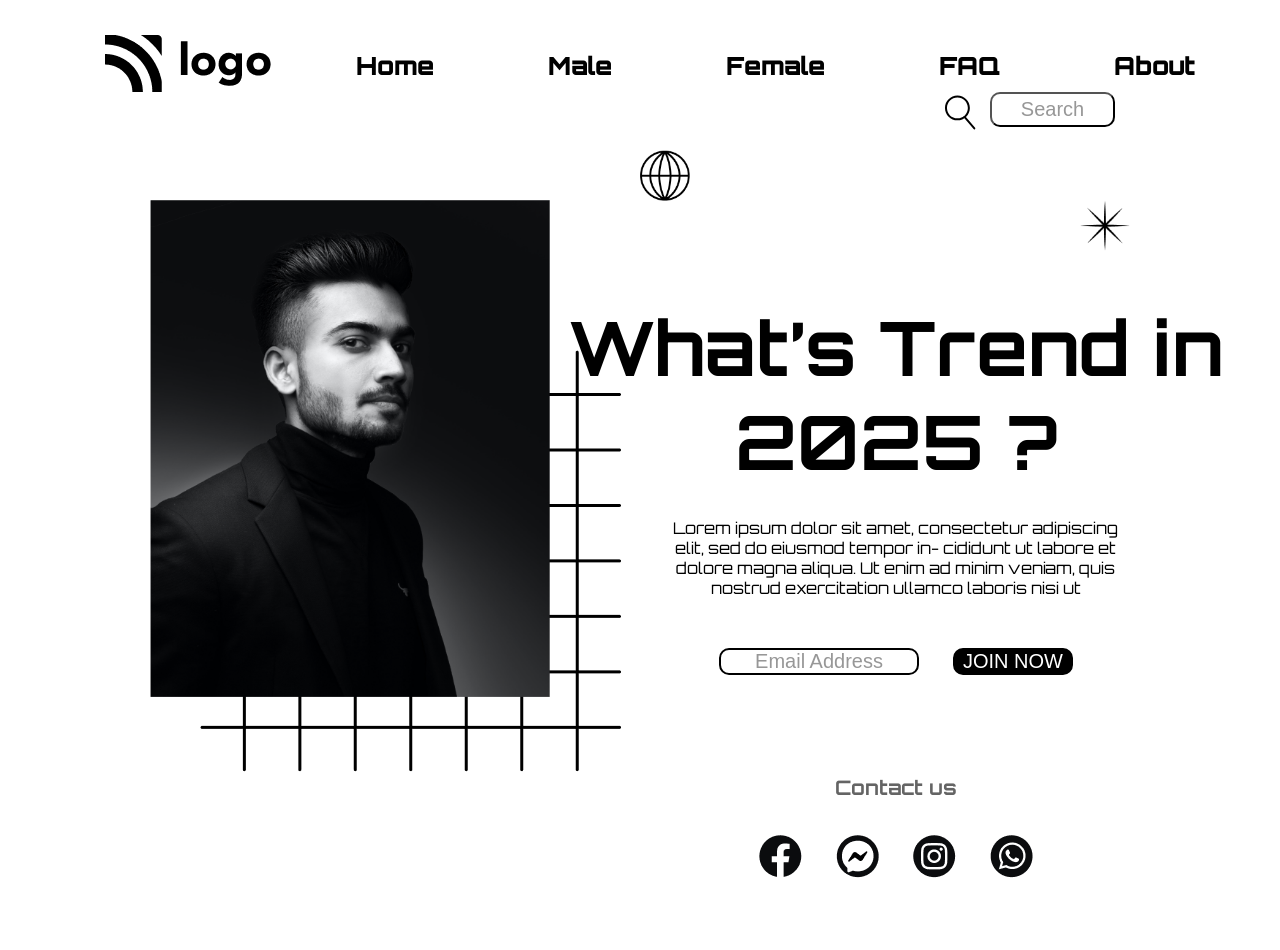
<file: HTML-CSS-Projects/live-class-project-01/index.html>
<!DOCTYPE html>
<html lang="en">
  <head>
    <meta charset="UTF-8" />
    <meta http-equiv="X-UA-Compatible" content="IE=edge" />
    <meta name="viewport" content="width=device-width, initial-scale=1.0" />
    <!-- CSS File -->
    <link rel="stylesheet" href="./style.css" />
    <!-- Font Orbiton -->
    <link rel="preconnect" href="https://fonts.googleapis.com" />
    <link rel="preconnect" href="https://fonts.gstatic.com" crossorigin />
    <link
      href="https://fonts.googleapis.com/css2?family=Orbitron:wght@400;500;600;700;800&display=swap"
      rel="stylesheet"
    />

    <!-- FONT Poppins -->
    <link rel="preconnect" href="https://fonts.googleapis.com" />
    <link rel="preconnect" href="https://fonts.gstatic.com" crossorigin />
    <link
      href="https://fonts.googleapis.com/css2?family=Poppins:wght@200;300;400;500;600;700&display=swap"
      rel="stylesheet"
    />
    <title>Document</title>
  </head>
  <body>
    <div class="container">
      <!-- Navbar Section -->
      <section aria-label="navbar">
        <nav class="navbar-container">
          <div class="logo">
            <img src="./assets/Logo.png" alt="brand-logo" />
          </div>
          <div >
            <ul class="list">
              <li class="list-item">Home</li>
              <li class="list-item">Male</li>
              <li class="list-item">Female</li>
              <li class="list-item">FAQ</li>
              <li class="list-item">About</li>
            </ul>
          </div>
          <div class="button-group">
            <div class="search-icon">
              <svg
                width="32"
                height="35"
                viewBox="0 0 32 35"
                fill="none"
                xmlns="http://www.w3.org/2000/svg"
              >
                <path
                  d="M13.42 25.34C6.56004 25.34 0.97998 19.76 0.97998 12.9C0.97998 6.03999 6.56004 0.459991 13.42 0.459991C20.28 0.459991 25.86 6.03999 25.86 12.9C25.87 19.76 20.28 25.34 13.42 25.34ZM13.42 2.44999C7.66004 2.44999 2.97998 7.13999 2.97998 12.89C2.97998 18.64 7.66004 23.33 13.42 23.33C19.18 23.33 23.86 18.64 23.86 12.89C23.86 7.13999 19.18 2.44999 13.42 2.44999Z"
                  fill="black"
                />
                <path
                  d="M30.35 34.4C30.07 34.4 29.7899 34.28 29.5899 34.05L19.75 22.53C19.39 22.11 19.44 21.48 19.86 21.12C20.28 20.76 20.91 20.81 21.27 21.23L31.11 32.75C31.47 33.17 31.42 33.8 31 34.16C30.81 34.32 30.58 34.4 30.35 34.4Z"
                  fill="black"
                />
              </svg>
            </div>
            <div><button class="nav-button">Search</button></div>
          </div>
        </nav>
      </section>
      <!-- Hero Banner Section -->
      <section aria-label="banner">
        <div class="hero-container">
          <!-- --------------- -->
          <!-- Patterns -->
          <!-- ---------------- -->
          <span class="square">
            <img src="./assets/squares.png" alt="square-pattern" />
          </span>
          <!-- Star -->
          <span class="star">
            <img src="./assets/start.png" alt="start-pattern" />
          </span>
          <!-- Globe -->
          <span class="globe">
            <img src="./assets/globe.png" alt="globe-pattern" />
          </span>
          <div class="hero-image">
            <img src="./assets/Image.png" alt="person-hero-iamge" />
          </div>
          <div class="hero-container-right">
            <h1 class="hero-heading">What’s Trend in 2025 ?</h1>
            <p class="hero-description">
              Lorem ipsum dolor sit amet, consectetur adipiscing elit, sed do
              eiusmod tempor in- cididunt ut labore et dolore magna aliqua. Ut
              enim ad minim veniam, quis nostrud exercitation ullamco laboris
              nisi ut
            </p>
            <div>
              <button class="button-email">Email Address</button>
              <button class="button-join">JOIN NOW</button>
            </div>
            <div>
              <h4 class="contact-heading">Contact us</h4>
              <div class="icons">
                <span>
                  <img src="./assets/Group.png" alt="facebook-icon" />
                </span>
                <span>
                  <img src="./assets/Group (1).png" alt="messenger-icon" />
                </span>
                <span>
                  <img src="./assets/Group (2).png" alt="instagram-icon" />
                </span>
                <span>
                  <img src="./assets/Group (3).png" alt="whatsapp-icon" />
                </span>
              </div>
            </div>
          </div>
        </div>
      </section>
    </div>
  </body>
</html>
</file>
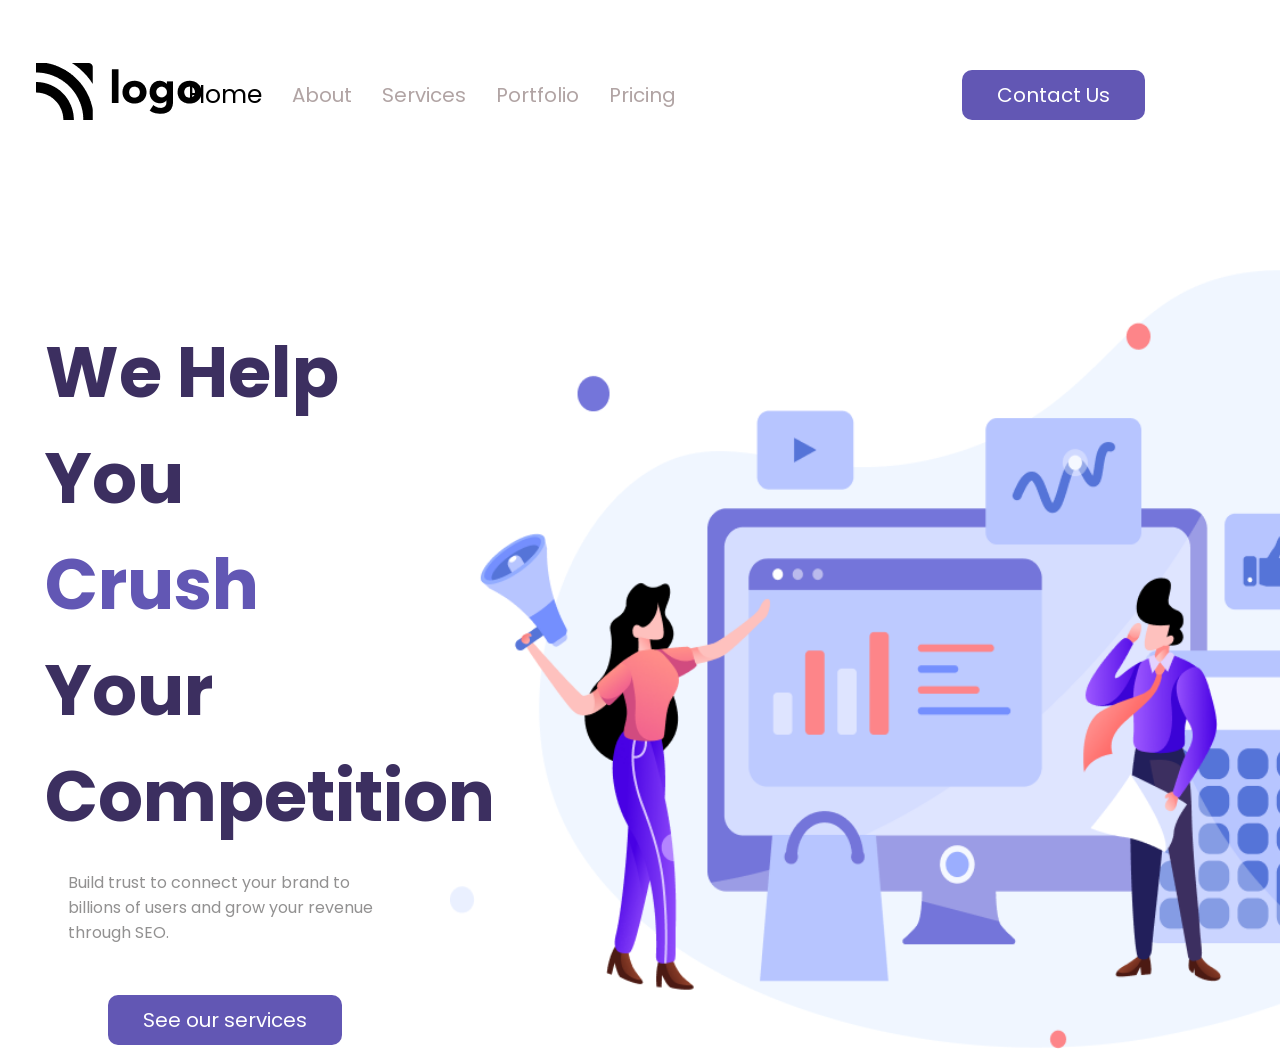
<file: HTML-CSS-Projects/live-class-project-04/index.html>
<!DOCTYPE html>
<html lang="en">
  <head>
    <meta charset="UTF-8" />
    <meta http-equiv="X-UA-Compatible" content="IE=edge" />
    <meta name="viewport" content="width=device-width, initial-scale=1.0" />
    <!-- stylesheet -->
    <link rel="stylesheet" href="style.css" />
    <!-- Font -->
    <link rel="preconnect" href="https://fonts.googleapis.com" />
    <link rel="preconnect" href="https://fonts.gstatic.com" crossorigin />
    <link
      href="https://fonts.googleapis.com/css2?family=Poppins:wght@200;300;400;500;600;700;800&display=swap"
      rel="stylesheet"
    />
    <title>Document</title>
  </head>
  <body>
    <div class="container">
      <section aria-label="navbar">
        <nav class="navbar-container">
          <div>
            <img src="./assets/Logo.png" alt="brand-logo" />
          </div>
          <div class="grow-list">
            <ul class="list">
              <li class="list-item">Home</li>
              <li class="list-item">About</li>
              <li class="list-item">Services</li>
              <li class="list-item">Portfolio</li>
              <li class="list-item">Pricing</li>
            </ul>
          </div>
          <div class="button-group">
            <button class="nav-button">Contact Us</button>
          </div>
        </nav>
      </section>
      <!-- Banner -->
      <section aria-label="banner">
        <div class="banner-container">
          <!-- Left text -->
          <div>
            <h1 class="heading-text">
              We Help You <span>Crush</span> Your Competition
            </h1>
            <p class="description">
              Build trust to connect your brand to billions of users and grow
              your revenue through SEO.
            </p>
            <button class="nav-button btn">See our services</button>
          </div>
          <!-- Right Text -->
          <div>
            <img src="./assets/Header Illustration.png" alt="illustration" />
          </div>
        </div>
      </section>
    </div>
  </body>
</html>
</file>
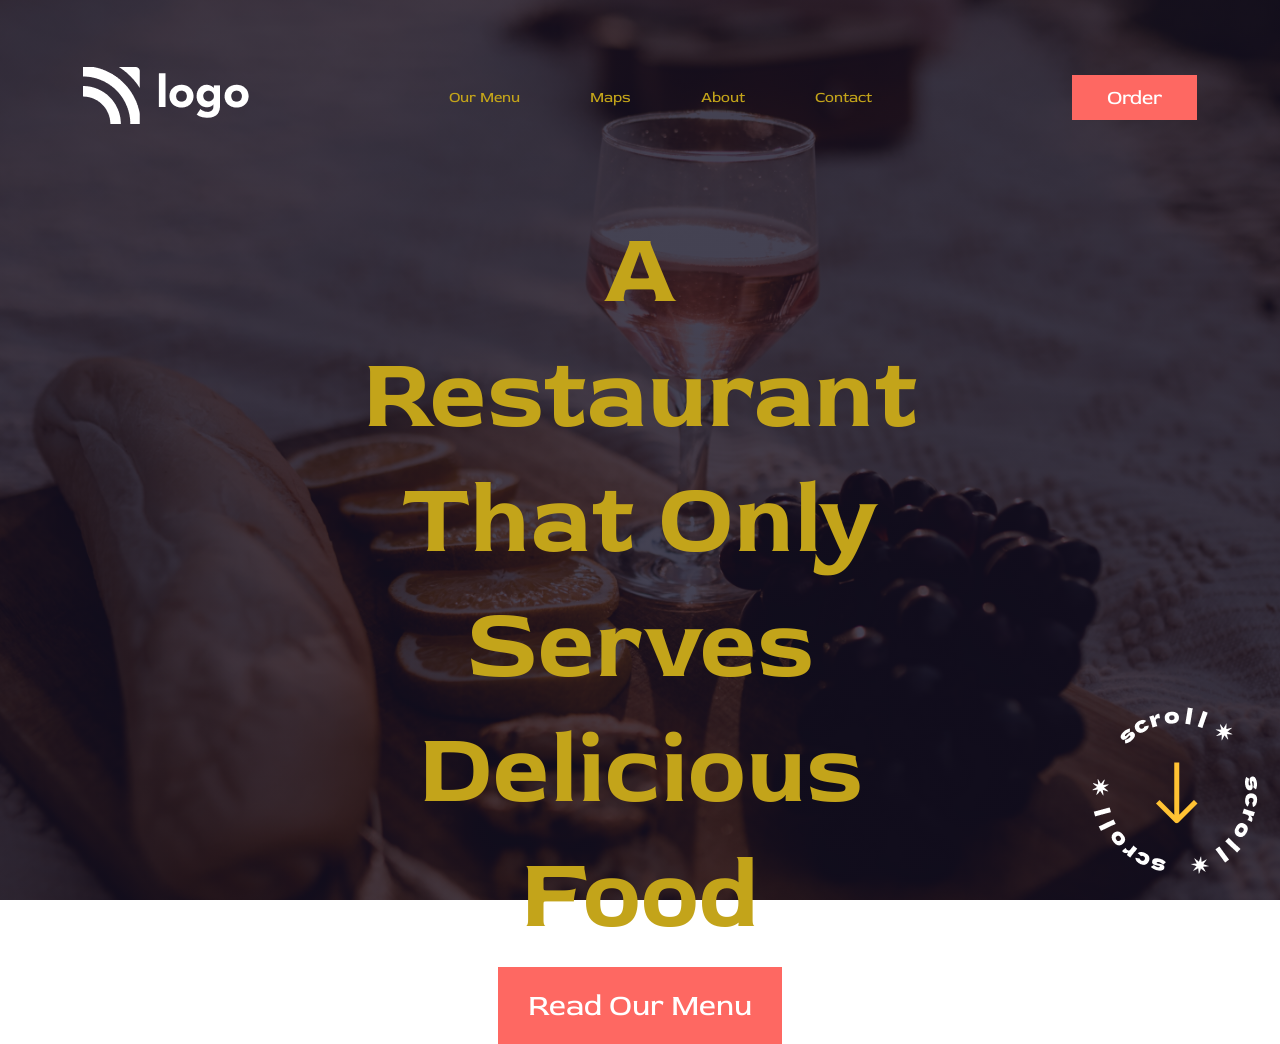
<file: HTML-CSS-Projects/live-class-project-2/index.html>
<!DOCTYPE html>
<html lang="en">
  <head>
    <meta charset="UTF-8" />
    <meta http-equiv="X-UA-Compatible" content="IE=edge" />
    <meta name="viewport" content="width=device-width, initial-scale=1.0" />
    <link rel="stylesheet" href="style.css" />
    <!-- Red Rose Font -->
    <link rel="preconnect" href="https://fonts.googleapis.com" />
    <link rel="preconnect" href="https://fonts.gstatic.com" crossorigin />
    <link
      href="https://fonts.googleapis.com/css2?family=Red+Rose:wght@300;400;500;600;700&display=swap"
      rel="stylesheet"
    />
    <!-- Dela Font -->
    <link rel="preconnect" href="https://fonts.googleapis.com" />
    <link rel="preconnect" href="https://fonts.gstatic.com" crossorigin />
    <link
      href="https://fonts.googleapis.com/css2?family=Dela+Gothic+One&display=swap"
      rel="stylesheet"
    />
    <title>Document</title>
  </head>
  <body>
    <div class="container">
      <section aria-label="navbar">
        <nav class="navbar">
          <div>
            <img src="./assets/white-logo.png" alt="logo" class="logo" />
          </div>
          <div>
            <ul class="list">
              <li class="list-item">Our Menu</li>
              <li class="list-item">Maps</li>
              <li class="list-item">About</li>
              <li class="list-item">Contact</li>
            </ul>
          </div>
          <div>
            <button class="button-small">Order</button>
          </div>
        </nav>
      </section>
      <!-- Hero Section -->
      <section aria-label="hero">
        <div class="hero">
          <h1 class="hero-heading">
            A Restaurant That Only Serves Delicious Food
          </h1>
          <button class="button-large">Read Our Menu</button>
          <div class="bottom">
            <div>
              <img src="./assets/scrool.png" alt="bottom-logo" />
            </div>
          </div>
        </div>
      </section>
    </div>
  </body>
</html>
</file>
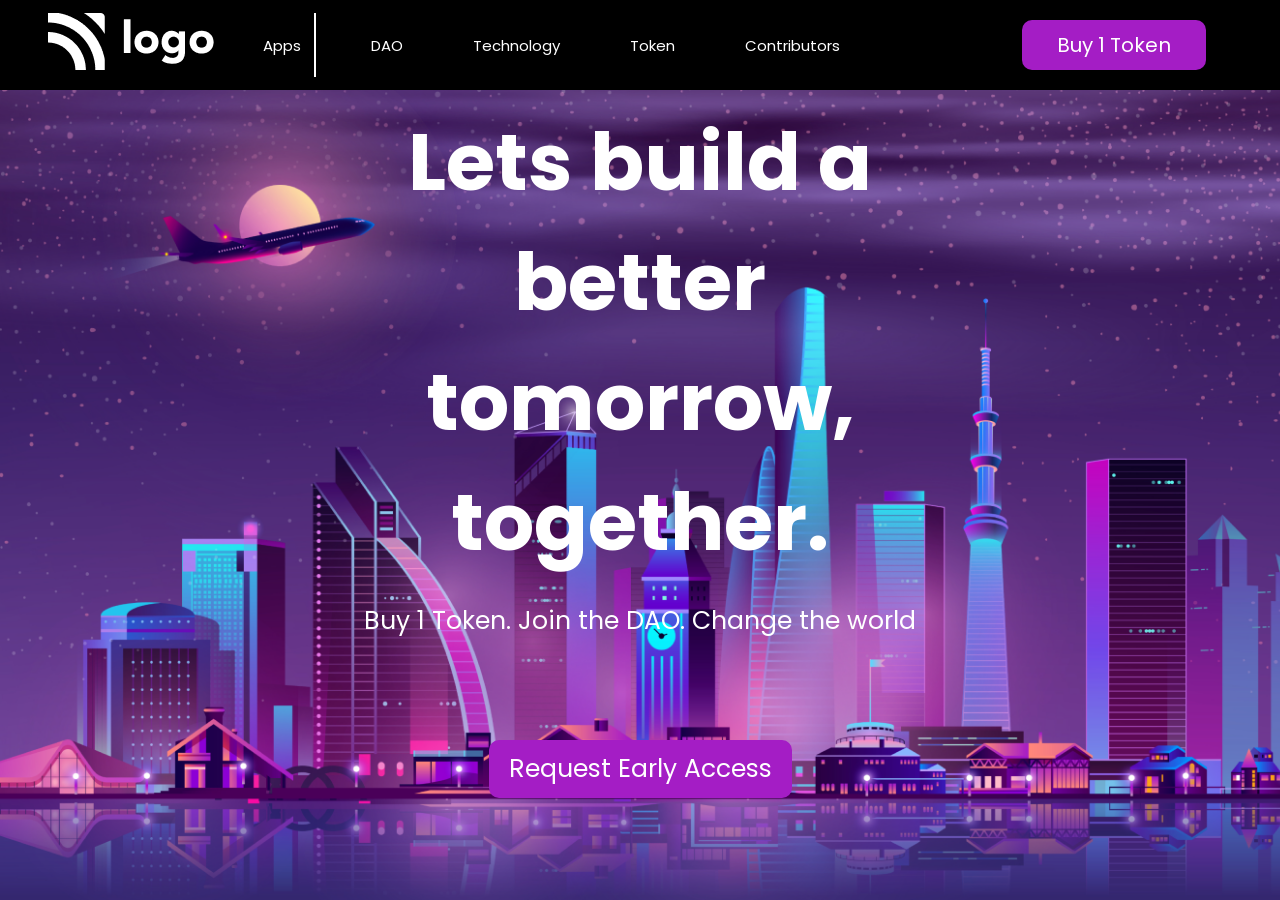
<file: HTML-CSS-Projects/live-class-project-5/index.html>
<!DOCTYPE html>
<html lang="en">
  <head>
    <meta charset="UTF-8" />
    <meta http-equiv="X-UA-Compatible" content="IE=edge" />
    <meta name="viewport" content="width=device-width, initial-scale=1.0" />
    <link rel="stylesheet" href="style.css" />
    <link rel="preconnect" href="https://fonts.googleapis.com" />
    <link rel="preconnect" href="https://fonts.gstatic.com" crossorigin />
    <link
      href="https://fonts.googleapis.com/css2?family=Poppins:wght@200;300;400;500;600;700;800&display=swap"
      rel="stylesheet"
    />
    <link rel="preconnect" href="https://fonts.googleapis.com" />
    <link rel="preconnect" href="https://fonts.gstatic.com" crossorigin />
    <link
      href="https://fonts.googleapis.com/css2?family=Montserrat:wght@600;700;800&display=swap"
      rel="stylesheet"
    />

    <title>Document</title>
  </head>
  <body>
    <div class="container">
      <section aria-label="navbar">
        <nav class="navbar">
          <div>
            <img src="./assets/white-logo.png" alt="logo" class="logo" />
          </div>
          <div class="line"></div>
          <div class="grow-list">
            <ul class="list">
              <li class="list-item">Apps</li>
              <li class="list-item">DAO</li>
              <li class="list-item">Technology</li>
              <li class="list-item">Token</li>
              <li class="list-item">Contributors</li>
            </ul>
          </div>
          <div>
            <button class="button-small">Buy 1 Token</button>
          </div>
        </nav>
      </section>
      <!-- Hero Section -->
      <section aria-label="hero">
        <div class="hero">
          <h1 class="hero-heading">Lets build a better tomorrow, together.</h1>
          <p class="hero-description">
            Buy 1 Token. Join the DAO. Change the world
          </p>
          <button class="button-large">Request Early Access</button>
        </div>
      </section>
    </div>
  </body>
</html>
</file>
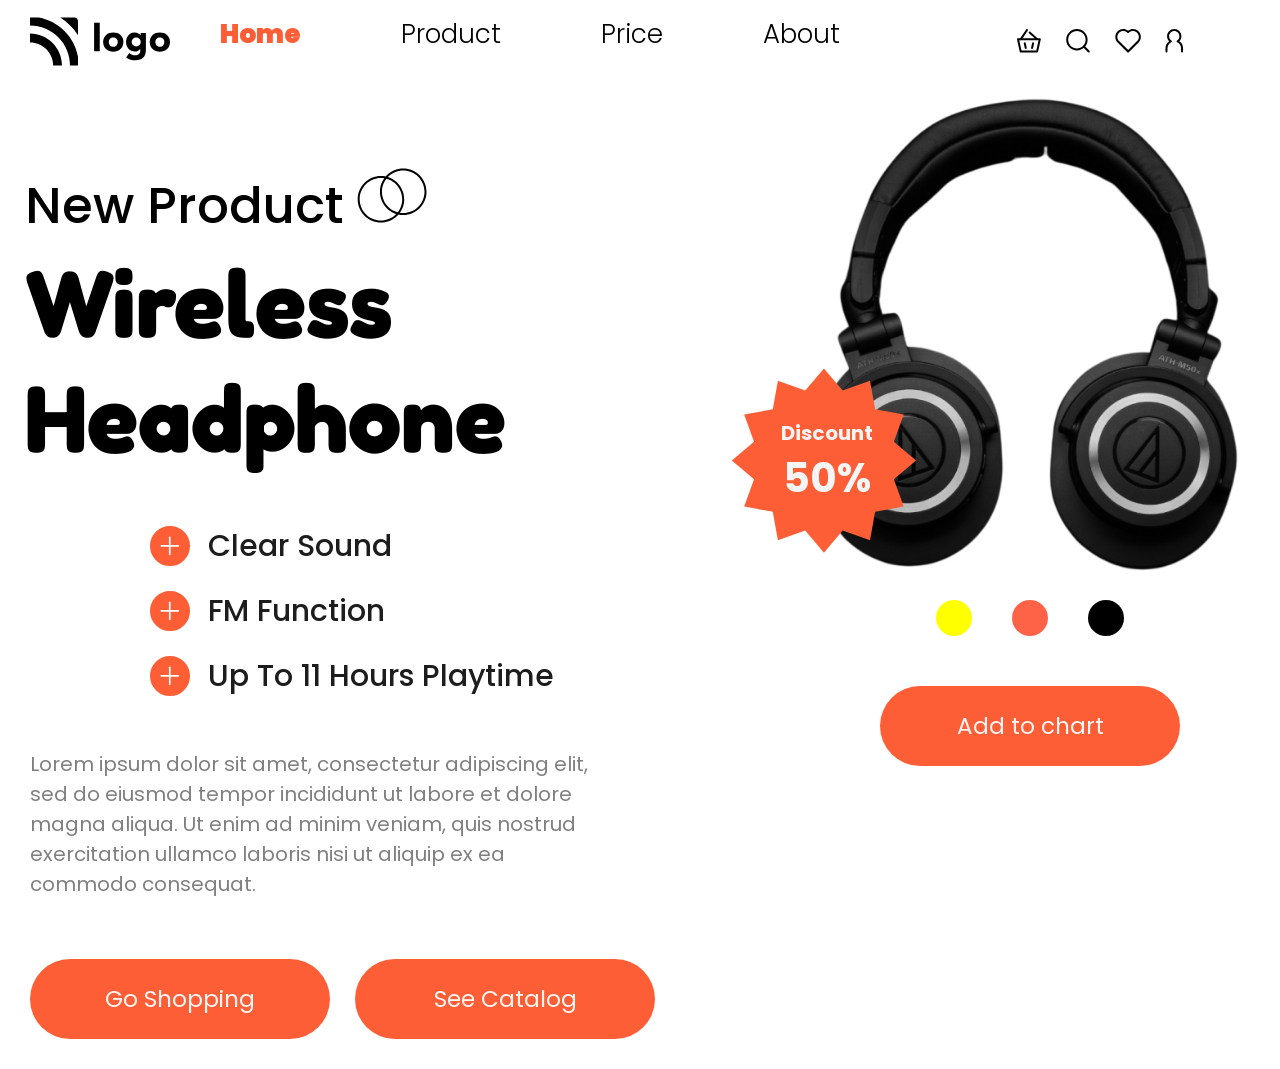
<file: HTML-CSS-Projects/live-class-project-7/index.html>
<!DOCTYPE html>
<html lang="en">
  <head>
    <meta charset="UTF-8" />
    <meta http-equiv="X-UA-Compatible" content="IE=edge" />
    <meta name="viewport" content="width=device-width, initial-scale=1.0" />
    <link rel="stylesheet" href="css/index.css" />
    <link rel="preconnect" href="https://fonts.googleapis.com" />
    <link rel="preconnect" href="https://fonts.gstatic.com" crossorigin />
    <link
      href="https://fonts.googleapis.com/css2?family=Fredoka+One&family=Poppins&display=swap"
      rel="stylesheet"
    />
    <title>Product Home Page</title>
  </head>
  <body>
    <nav>
      <img src="./images/logo.svg" alt="logo" />
      <div class="nav-items">
        <h5 class="nav-item active-item">Home</h5>
        <h5 class="nav-item">Product</h5>
        <h5 class="nav-item">Price</h5>
        <h5 class="nav-item">About</h5>
      </div>
      <img src="./images/actions.svg" alt="actions" />
    </nav>
    <div class="intro-section">
      <div class="left-section">
        <h3>
          New Product
          <img src="./images/circles.svg" alt="circles" />
        </h3>
        <h1>Wireless Headphone</h1>
        <div class="sub-headlines">
          <h5 class="sub-headline">
            <img src="./images/plus.svg" alt="plus" /> Clear Sound
          </h5>
          <h5 class="sub-headline">
            <img src="./images/plus.svg" alt="plus" /> FM Function
          </h5>
          <h5 class="sub-headline">
            <img src="./images/plus.svg" alt="plus" /> Up To 11 Hours Playtime
          </h5>
        </div>
        <p class="text">
          Lorem ipsum dolor sit amet, consectetur adipiscing elit, sed do
          eiusmod tempor incididunt ut labore et dolore magna aliqua. Ut enim ad
          minim veniam, quis nostrud exercitation ullamco laboris nisi ut
          aliquip ex ea commodo consequat.
        </p>
        <div class="action-btns">
          <button class="action-btn">Go Shopping</button>
          <button class="action-btn">See Catalog</button>
        </div>
      </div>
      <div class="right-section">
        <div class="headphone-div">
          <img src="./images/discount.svg" alt="discount" class="discount" />
          <div class="discount-content">
            <h4>Discount</h4>
            <h1>50%</h1>
          </div>
          <img class="headphone" src="./images/headphones.jpg" alt="headphone" />
        </div>
        <div class="dots">
          <div class="dot yellow-dot"></div>
          <div class="dot tomato-dot"></div>
          <div class="dot black-dot"></div>
        </div>
        <button class="action-btn">Add to chart</button>
      </div>
    </div>
  </body>
</html>
</file>
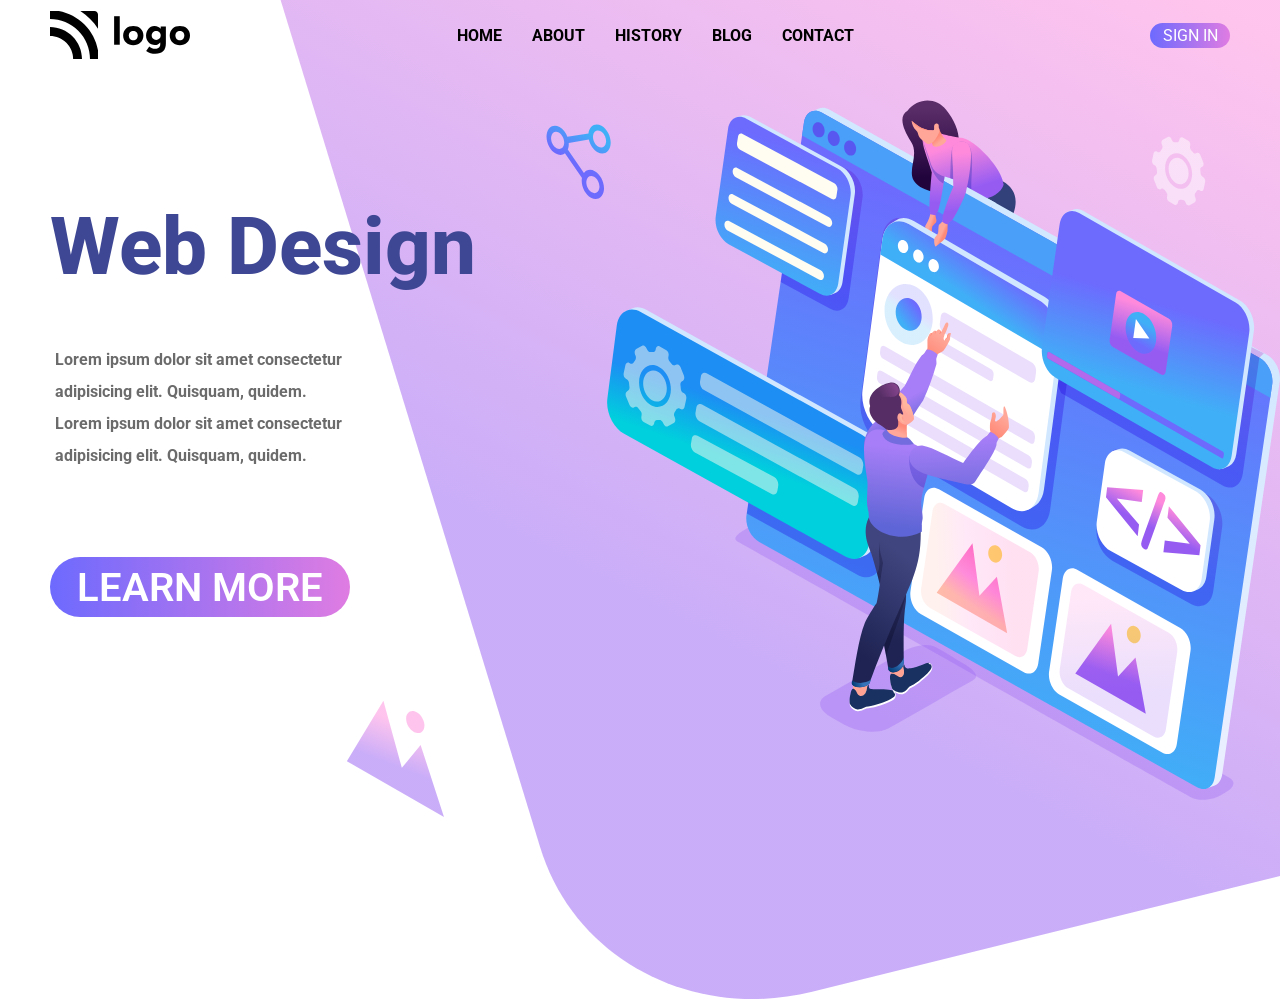
<file: HTML-CSS-Projects/live-class-project-8/index.html>
<!DOCTYPE html>
<html lang="en">
  <head>
    <meta charset="UTF-8" />
    <meta http-equiv="X-UA-Compatible" content="IE=edge" />
    <meta name="viewport" content="width=device-width, initial-scale=1.0" />
    <link rel="stylesheet" href="css/index.css" />
    <link rel="preconnect" href="https://fonts.googleapis.com" />
    <link rel="preconnect" href="https://fonts.gstatic.com" crossorigin />
    <link
      href="https://fonts.googleapis.com/css2?family=Roboto&display=swap"
      rel="stylesheet"
    />
    <title>Design Landing Page</title>
  </head>
  <body>
    <div class="main-div">
      <nav>
        <img src="./images/logo.svg" alt="logo" />
        <div class="nav-items">
          <h5 class="nav-item">HOME</h5>
          <h5 class="nav-item">ABOUT</h5>
          <h5 class="nav-item">HISTORY</h5>
          <h5 class="nav-item">BLOG</h5>
          <h5 class="nav-item">CONTACT</h5>
        </div>
        <button class="signin-btn">SIGN IN</button>
      </nav>
      <div class="intro-section">
        <div class="left-section">
          <h1>Web Design</h1>
          <h4>
            Lorem ipsum dolor sit amet consectetur adipisicing elit. Quisquam,
            quidem. Lorem ipsum dolor sit amet consectetur adipisicing elit.
            Quisquam, quidem.
          </h4>
          <button class="learn-more-btn">LEARN MORE</button>
        </div>
        <img class="backg" src="./images/backcover.svg" alt="backg">
        <div class="imgs-div">
          <img src="./images/vector.svg" alt="vector-img" class="vector-img" />
          <img
            src="./images/vector-dot.svg"
            alt="vector-dot"
            class="vector-dot"
          />
          <img src="./images/intro-img.svg" alt="intro-img" />
        </div>
      </div>
    </div>
  </body>
</html>
</file>
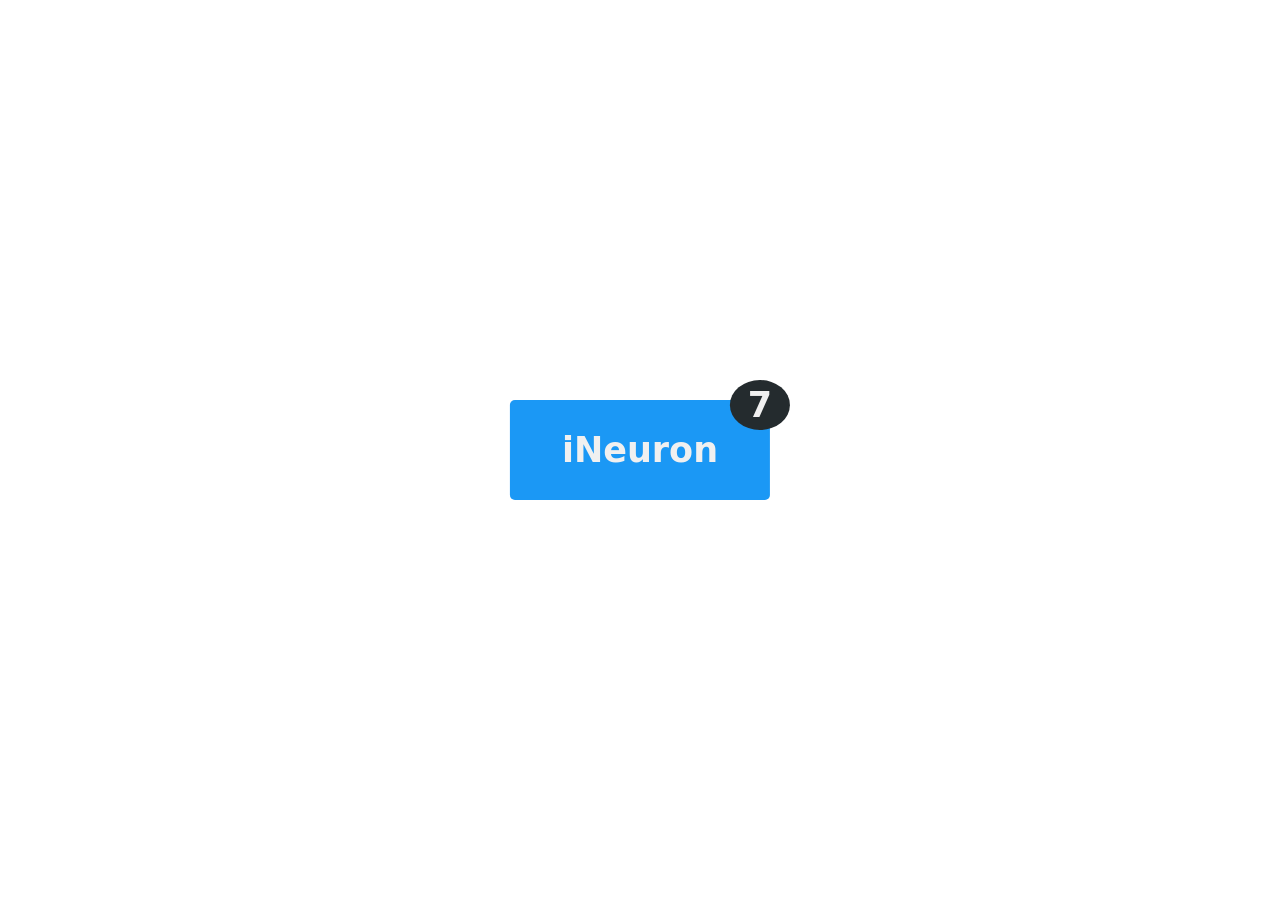
<file: CSS_Challenges/ButtonChallenges/Challenge_1/index.html>
<!DOCTYPE html>
<html lang="en">
  <head>
    <meta charset="UTF-8" />
    <meta http-equiv="X-UA-Compatible" content="IE=edge" />
    <meta name="viewport" content="width=device-width, initial-scale=1.0" />
    <link rel="stylesheet" href="./style.css" />
    <title>iNeuron</title>
  </head>
  <body>
    <div class="container">
      <a href="#" class="btn">
        <span><b>iNeuron</b></span>
        <span class="badge">7</span>
      </a>
    </div>
  </body>
</html>
</file>
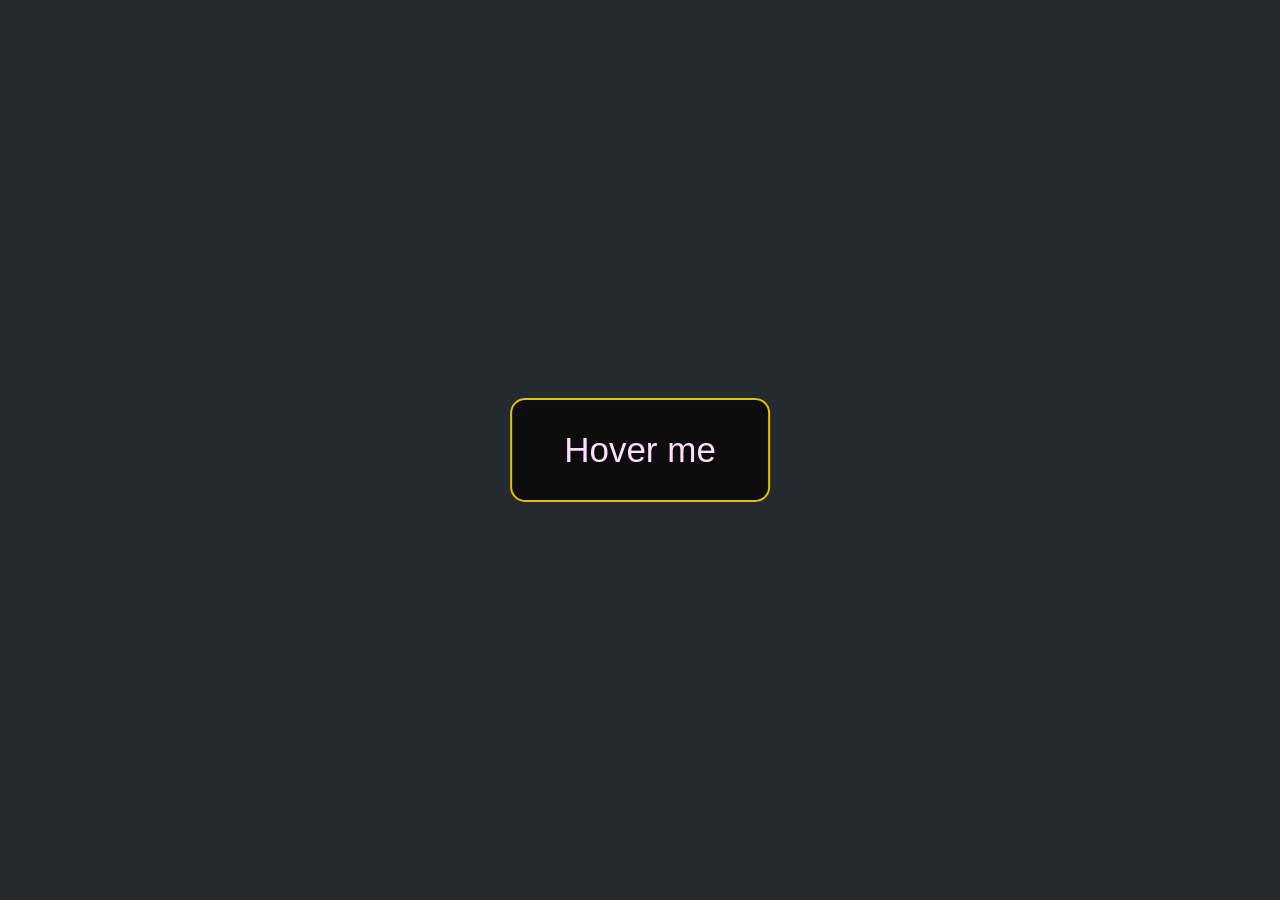
<file: CSS_Challenges/ButtonChallenges/Challenge_2/index.html>
<!DOCTYPE html>
<html lang="en">
  <head>
    <meta charset="UTF-8" />
    <meta http-equiv="X-UA-Compatible" content="IE=edge" />
    <meta name="viewport" content="width=device-width, initial-scale=1.0" />
    <link rel="stylesheet" href="style.css" />
    <title>iNeuron</title>
  </head>
  <body>
    <div class="div__btn">
      <button class="btn">Hover me</button>
    </div>
  </body>
</html>
</file>
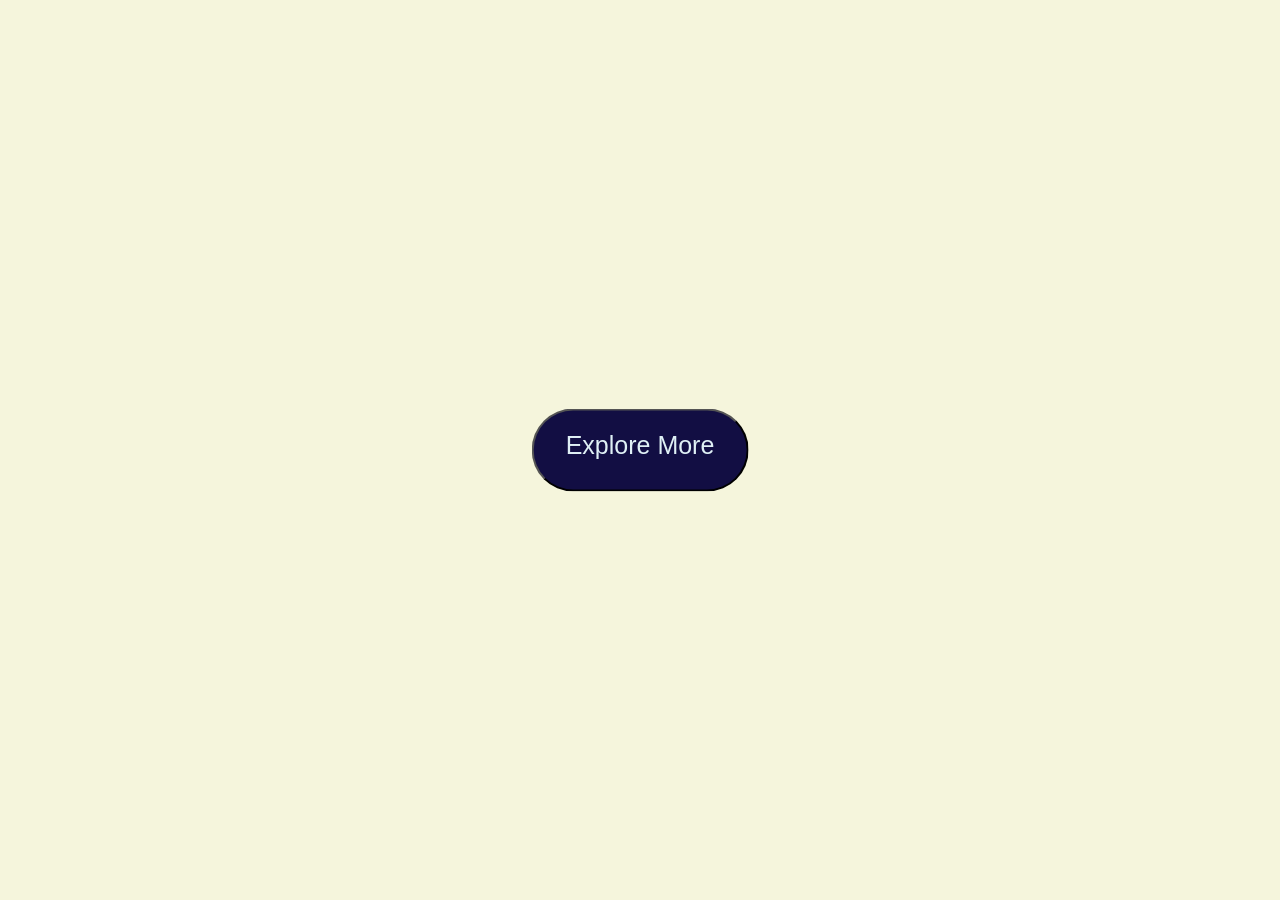
<file: CSS_Challenges/ButtonChallenges/Challenge_3/index.html>
<!DOCTYPE html>
<html>
  <head>
    <link
      href="https://fonts.googleapis.com/css?family=Josefin+Sans&display=swap"
      rel="stylesheet"
    />
    <link rel="stylesheet" href="./style.css" />
    <title>Button</title>
  </head>
  <body>
    <div class="btn-wrapper">
      <button class="btn">
        <span class="btn-text-one">Explore More</span>
        <span class="btn-text-two">It's Interesting</span>
      </button>
    </div>
  </body>
</html>
</file>
<file: HTML-CSS-Projects/live-class-project-01/style.css>
*{
  margin: 0;
  padding: 0;
  outline: 0;
}
.container {
    width: 100vw;
    height: 100vh;
    font-family: Orbitron;
  }
  .navbar-container{
    margin-top: 50px;
    /* border:  2px solid black; */
  }
  .navbar-container > div{
    display: inline-block;
    /* border:  2px solid black; */
  }
   .logo{
    margin-left:  100px;
    margin-top: -20px;
    padding: 5px;
     float: left; 
   }
   .list{
   margin-left: 25px;
    
   }
  .list .list-item{
    /* border:  2px solid black; */
    list-style: none;
    display: inline;
    margin-right:  50px;
    margin-left: 50px;
    font-size: 25px;
    font-weight: 900;
    padding: 5px;
  }
  .button-group{
    /* margin-top: 10px; */
    /* border:  2px solid black; */
    float: right;
    margin-right: 150px;
    padding: 0px 15px;
    position: relative;
  }
  .button-group>div{
    display: inline;
  }
  .search-icon>svg{
    /* border:  2px solid black; */
    position: relative;
    top:14px;
    margin-right: 10px;
  }
  .nav-button{
    background-color: transparent;
    border-radius: 10px;
    margin-bottom: 0px;
    width: 125px;
    height: 35px;
    color: #979797;
    font-size: 20px;
  }
  .hero-image{
    /* border:  2px solid black; */
    position:absolute;
    top:200px;
    left:150px;
  }
  .hero-image>img{
    width: 400px;
  }
  .square{
    position:absolute;
    top:350px;
    left:200px;
  }
  .globe{
    position:absolute;
    top:150px;
    left:50%;
  }
  .globe img{
    width: 50px;
  }
  .star{
    position:absolute;
    top:200px;
    right:150px;
  }
  .star img{
    width: 50px;
  }
  .hero-container-right{
    /* border:  2px solid black; */
    position:absolute;
    top:275px;
    left: 40%;
    /* right: 100px; */
    text-align: center;
}
.hero-container-right .hero-heading{
    /* border:  2px solid black; */
    font-size: 75px;
    margin-top: 25px;
    margin-bottom: 25px;
}
.hero-container-right .hero-description{
    /* border:  2px solid black; */
    /* text-align: center; */
    /* display: block; */
    /* position:relative; */
    margin-left: auto;
    margin-right: auto;
    margin-top: 30px;
    margin-bottom: 50px;
    width: 60%;
}
/* .hero-container-right>div:nth-child(3)>button:nth-child(2){
    border:  2px solid black;
    margin-left: 30px;
    
} */
  .button-email{
    border:  2px solid black;
    border-radius: 10px;
    background-color: transparent;
    color: #979797;   
    font-size: 20px;
    margin-right: 30px;
    width: 10em;
  }
  .button-join{
    border:  2px solid black;
    border-radius: 10px;
    font-size: 20px;
    background-color: black;
    color: #fff;
    width: 6em;
  }
  .hero-container-right>div:nth-child(4){
   margin-top: 100px;
  }
  .contact-heading{
    color: #646464;
    font-size: 20px;
  }
  .icons{
    margin-top: 35px;
  }
  .icons>span{
    margin: 5px 15px;
  }
</file>
<file: HTML-CSS-Projects/live-class-project-04/style.css>
*{
    padding: 0;
    margin: 0;
    outline: 0;
    font-family: Poppins;
}
.container{
    height: 100vh;
    width: 100vw;
    font-family: Poppins;
}
.navbar-container{
    /* border: 2px solid; */
    /* position: relative; */
    height: 10vh;
    display: flex;
    margin-top: 50px;
    align-items: center;
    justify-content:space-around;
    width: 100vw;
}  
.navbar-container div:first-child{
    /* border: 2px solid; */
    margin-left: -100px;
}
.grow-list{
    /* border: 2px solid; */
    margin-left: -300px;

}
.list{
    /* border: 2px solid; */
    display: flex;
    justify-content: space-evenly; 
    align-items: center;   
    /* margin-left: -100px; */
}
.list li{
    margin: 25px 15px;
  list-style: none;  
  font-size: 20px;
  color: #b1a4a4;
}
.list li:hover{
    color: black;
}
.list-item:nth-child(1){
    color: black;
    font-size: 25px;
}
.nav-button{
    background-color: #6257b4;
    padding: 10px 35px;
    color: #ffffff;
    font-size: 20px;
    border-style: none;
    border-radius: 10px;
  
}

.banner-container{
    /* border: 2px solid; */
    position: absolute;
    top: 30vh;
    display: flex   ;
}
.banner-container>div:nth-child(1){
    /* border: 2px solid black; */
    display: flex;
    flex-direction: column;
    align-items: center;
    width: 40%;
}
.heading-text{
    /* border: 2px solid black; */
    text-align: left;
    font-size: 70px;
    width: 80%;
    color: #3C2F60;
    text-transform: capitalize;
    margin-top: 50px;
}
.heading-text span{
    color: #6257b4;
}
.description{
  
    /* border: 2px solid black; */
    width: 70%;
    color: #929191;
    margin-top: 20px;

}
.btn{
    margin-top: 50px;
}
.banner-container>div:nth-child(2){
    /* border: 2px solid black; */
   
}
.banner-container>div:nth-child(2) img{
    /* border: 2px solid black; */
    width: 1000px;
}
</file>
<file: HTML-CSS-Projects/live-class-project-2/style.css>
* {
  margin: 0;
  padding: 0;
  box-sizing: border-box;
  font-family: "Red Rose", cursive;
}
.container{
  height: 100vh;
  width: 100vw;
  background-image:linear-gradient(45deg,
  rgba(16, 12, 33, 0.75),
  rgba(16, 12, 33, 0.75)), url("./assets/pexels-maxyne-barcel-10402282\ 1.png");
  background-size:cover;
  background-position: center;
  background-repeat: no-repeat;
}


/* ------------------------------ */
/* ---------- NAVBAR ------------ */
/* ------------------------------ */

.navbar{
  /* border: 2px solid; */
  /* padding: 10px 0px; */
  position: fixed;
  height: 15vh;
  display: flex;
  margin-top: 30px;
  align-items: center;
  justify-content:space-around;
  width: 100vw;
}
.list{
  /* border: 2px solid black; */
  /* width: 40vw; */
  display: flex;
  justify-content: space-evenly;
}
.list .list-item{
  color: #c3a41a;
  font-size: 15px;
  margin: 25px 35px;
  list-style: none;
}
.button-small{
  background-color: #fe6862;
  padding: 10px 35px;
  color: #ffffff;
  font-size: 20px;
  border-style: none;
}

/* ------------------------------ */
/* ---------- HERO ------------ */
/* ------------------------------ */

.hero{
  position: absolute;
  top:20vh;
  height: 80vh;
  width: 100vw;
  /* height: 80vh; */
  display: flex;
  flex-direction: column;
  align-items: center;
  justify-content: space-around;
}
.hero-heading{
  font-size:100px;
  margin: 0 3.7em;
  text-align: center;
  color: #c3a41a;
  margin-top: 3vh;
}
.button-large{
  margin-top: 10px;
  margin-bottom: 20px;
  background-color: #fe6862;
  color: #ffffff;
  padding: 20px 30px;
  font-size: 30px;
  border-style: none;
}
.bottom{
  position: absolute;
  right: 10px;
  bottom:10px;
}
</file>
<file: HTML-CSS-Projects/live-class-project-5/style.css>
*{
    font-family: Poppins;
    
    margin: 0;
    padding: 0;
    box-sizing: border-box;
}
.container{
    height: 100vh;
    width: 100vw;
    background-image:url(./assets/bg.png);
    background-repeat: no-repeat;
    background-size: cover;
    overflow-x: hidden;
    overflow-y:scroll;
}
.navbar{
    background-color: #000;
    display: flex;
    height: 10vh;
    align-items: center;
    /* position: fixed; */
    justify-content:space-around;
    width: 100vw;
}
.navbar>div:nth-child(1){
    /* border: 2px solid wheat; */
    padding-right:100px;
    margin-left: -2vw;
    border-right:2px solid #fff;
}
.list{
    /* border: 2px solid white; */
    margin-left: -30vw;
    display: flex;
    justify-content: space-evenly;
    list-style: none;
}
.list-item{
    color: #fff;
    font-size: 15px;
    margin: 25px 35px;
    list-style: none;
  
}
.button-small{
   background-color: #a41dc5;
  padding: 10px 35px;
  color: #ffffff;
  font-size: 20px;
  border-style: none;
  border-radius: 10px;
}
.hero{
    /* border: 2px solid white; */
    position: absolute;
  top:10vh;
  /* height: 70vh; */
  width: 100vw;
  height: 80vh;
  display: flex;
  flex-direction: column;
  align-items: center;
  justify-content: center;
}
.hero-heading{
    font-size:80px;
    margin: 0 3.7em;
    text-align: center;
    color: #ffffff;
    margin-top: 0vh;
}
.hero-description{
    color: #ffffff;
    font-size: 25px;
    margin-top: 20px;
}
.button-large{
    margin-top: 100px;
    background-color: #a41dc5;
    border-radius: 10px;
    color: #ffffff;
    padding: 10px 20px;
    font-size: 25px;
    border-style: none;
  }
</file>
<file: HTML-CSS-Projects/live-class-project-7/css/index.css>
*{
    padding: 0;
    margin: 0;
    outline: none;
    font-family: Poppins;
}

nav{
    display: flex;
    justify-content: space-between;
    position: relative;
    margin-top: 15px;
}
nav>img{
    margin-left: 30px;
    max-width: fit-content;
}
.nav-items{
    display: flex;
}
.nav-item{
    margin:0px 50px;
    font-size: 26px;
    font-weight: 300;
}
.active-item{
    font-weight: 900;
    color: #FE5E35;
}
.intro-section{
    /* border: 2px solid black; */
    display: flex;
    position: relative;
    justify-content: space-between;
}
.left-section{
    /* border: 2px solid black; */
    display: flex;
    flex-direction: column;
}
.left-section>h3{
    /* border: 2px solid black; */
    font-size: 50px;
    font-weight: 500;
    width: fit-content;
    margin-left: 25px;
    margin-top: 100px;
}
.left-section>h1{
    /* border: 2px solid black; */
    font-family: 'Fredoka One';
    font-size: 95px;
    margin-left: 25px;
    width: fit-content;
}
.sub-headlines{
    /* border: 2px solid black; */
    width: fit-content;
    margin-left: 150px;
    margin-top: 50px;
}
.sub-headline{
    /* border: 2px solid black; */
    color: rgb(29, 29, 29);
    font-size: 30px;
    font-weight:500;
    margin-bottom: 20px;
}
.sub-headline>img{
    border: 10px solid #FE5E35;
    background-color: #FE5E35;
    width: 20px;
    margin-bottom: -10px;
    margin-right: 10px;
    border-radius: 50%;
}
.text{
    /* border: 2px solid; */
    color: grey;
    font-size: 20px;
    margin: 30px 30px;
}
.action-btns{
    /* border: 2px solid black; */
    width: fit-content;
    display: flex;
    margin: 30px 30px;
}
.action-btns .action-btn:nth-child(1){
    margin-right: 25px;
}
.action-btn{
    border: none;
    background-color: #FE5E35;
    color: #f5f5f5;
    font-size: 23px;
    height: 80px;
    width: 300px;
    border-radius: 50px;
}
.right-section{
    /* border: 2px solid black; */
    position: relative;
}
.discount,.discount-content{
    /* border: 2px solid black; */
    position: absolute;
    top: 300px;
    left: -50px;
}
.discount-content{
    text-align: center;
    margin-left: 50px;
    margin-top: 50px;
    color: #f5f5f5;
    font-weight: 700;
    font-size: 20px;
}
.headphone{
    /* border: 2px solid black; */
    margin-top: 25px;
}
.dots{
    /* border: 2px solid black; */
    display: flex;
    justify-content: center;
}
.dot{
    width: 36px;
    height: 36px;
    margin: 0 20px;
    border-radius: 50% 50%;
}
.yellow-dot{
    background:yellow;
}
.tomato-dot{
    background-color: tomato;
}
.black-dot{
    background-color: black;
}
.right-section .action-btn{
    display: block;
    margin: 0 auto;
    margin-top: 50px;
}
@media screen and (max-width:1382px) {
    .left-section{
        width:50%
    }
    .headphone{
        height: 500px;
    }
}
@media screen and (max-width:1200px) {
    nav{
        flex-direction: column;
        align-items: center;    
    }
    .action-btns{
        flex-direction: column;
    }
    .action-btn{
        margin-bottom: 10px;
    }
   
}
@media screen and (max-width:1024px) {

    .left-section h3 {
        font-size: 2rem;
        font-weight: 400;
    }
    
    .left-section h1 {
        font-family: 'Fredoka One';
        font-size: 3rem;
    }
    .action-btn {
        margin-bottom: 20px;
    }
    .sub-headlines{
        margin-left: 30px;
    }
    .sub-headline{
        font-size: 1.2rem;
    }
    .text{
        margin: 30px 30px;
        font-size: 1rem;
    }
    .headphone{
        height: 400px;
    }
    .discount,.discount-content{
        top:250px;
        left:-10px;
    }
    .discount{
        width: 100px;
    }
    .discount-content{
        margin-left: 30px;
        margin-top: 30px;
        color: #f5f5f5;
        font-size: 10px;
    }
    .action-btn{
        font-size: 12px;
        height: 50px;
        width: 160px;
        border-radius: 50px;
    }
}
@media screen and (max-width:768px){
    .nav-item{
        margin: 0 20px;
        font-size: 1rem;
    }
    .intro-section{
        flex-direction: column;
        justify-content: space-around;
        align-items: center;
    }
    .left-section,.right-section{
        width: 100%;
        align-items: center;
    }
}
</file>
<file: HTML-CSS-Projects/live-class-project-8/css/index.css>
*{
    padding: 0;
    margin: 0;
    outline: none;
    font-family: 'Roboto';
}
nav{
    /* border: 2px solid black; */
    display: flex;
    justify-content: space-between;
    align-items: center;
    background-color: transparent;
    margin-top: 10px;
    position: fixed;
    width: 100%;
}
.nav-items{
    display: flex;
}
.nav-item {
    margin-right: 30px;
    font-size: 1rem;
}

nav img {
    margin-left: 50px;
}
.signin-btn,.learn-more-btn{
    background: linear-gradient(90deg,#6D6AFE,#DF7CE2);
    color: #fff;
    border: none;
    border-radius: 40px;
    height: 25px;
    width: 80px;
    font-size: 1rem;
    margin-right: 50px;
}

.intro-section{
    /* border: 2px solid; */
    display: flex;
}
.left-section{
    /* border: 2px solid; */
    padding: 100px 20px;
    /* width: 35%; */
}
.left-section>h1{
    /* border: 2px solid; */
    font-size: 5rem;
    margin: 30px;
    margin-top: 100px;
    color:#3E4794 ;
    font-weight: 800;
    width: fit-content;
}
.left-section h4 {
    /* border: 2px solid; */
    color: #2d2d2d;
    opacity: 0.7;
    width: 50%;
    margin: 35px;
    margin-top: 50px;
    line-height: 2rem;
}
.learn-more-btn{
    /* border: 2px solid; */
    font-size: 2.5rem;
    font-weight: 600;
    height: 60px;
    width: 300px;
    margin: 30px;
    margin-top: 50px;
}
.backg{
    position: absolute;
    top: 0px;
    right: 0px;
    z-index: -1;
    width: 1000px;
    height: 1000px;
}
.imgs-div{
    /* border: 2px solid; */
    position: relative;
}
.vector-img {
    position: absolute;
    top:700px;
    left: -100px;
    z-index: 1;
}

.vector-dot {
    position: absolute;
    top:710px;
    left: -40px;
    z-index: 2;
}
img[alt='intro-img'] {
    margin-top:100px;
    height:  1000px;
    margin-left:-100px ;
}
@media screen and (max-width: 1440px) {
    img[alt='intro-img'] {
        margin-top: 100px ;
        height: 700px;
    }
    .vector-img {
        left: -300px;
    }
    .vector-dot {
        left: -240px;
    }
}
@media screen and (max-width: 1200px) {
    .backg{
        height: 800px;
        width: 800px;
    }
    img[alt='intro-img'] {
        height: 600px;
    }
    .vector-img{
        top:600px;
        left:-200px;
    }
    .vector-dot{
        top:610px;
        left:-140px;
    }
    .left-section h1{
        margin-bottom: 10px;
    }
    .left-section h4{
        margin-top: 10px;
        margin-bottom: 10px;
    }
    .learn-more-btn{
        font-size: 1.3rem;
        height: 40px;
        width: 200px;
        margin-top: 10px;
    }

}
@media screen and (max-width: 900px) {
    .left-section{
        padding-top:60px ;
    }
    .left-section h1{
        margin-top: 0px;
    }

    .backg{
        height: 600px;
        width: 600px;
    }
        img[alt='intro-img'] {
        margin-top: 60px; 
        height: 500px;  
        margin-right: 50px;

    }
    .vector-img{
        top:550px;
        left:-150px;
    }
    .vector-dot{
        top:560px;
        left:-90px;
    }
   
}

@media screen and (max-width: 768px) {
    nav>img{
        width: 100px;
        margin-left: 20px;
    }
    .signin-btn{
        margin-right: 20px;
    }
    .backg{
        height: 330px;
        width: 330px;
    }
    nav{
        position: relative;
    }
    .nav-items{
        display: none;
        
    }
    img[alt='intro-img'] {
        
        height: 150px;
    }
    .left-section h1{
        font-size: 3rem;
    }
    .left-section h4{
        font-size: 0.5rem;
        line-height: 1rem;   
    }
    .learn-more-btn{
        font-size: 0.7rem;
        height: 30px;
        width: 120px;
    }
}
</file>
<file: CSS_Challenges/ButtonChallenges/Challenge_1/style.css>
*{
    font-family: system-ui, -apple-system, BlinkMacSystemFont, 'Segoe UI', Roboto, Oxygen, Ubuntu, Cantarell, 'Open Sans', 'Helvetica Neue', sans-serif;
}
.container{
    position: absolute;
    top:50%;
    left:50%;
    padding: 30px 52px;
    border-radius: 5px;
    background-color: #1B98F5;
    transform: translate(-50%, -50%);
}
.container:hover{
    background-color:#F4BE2C ;
}
.btn{
    text-decoration:none ;
    font-size: 35px;
    color:#f0f0f0;
    display: inline-block;
    font-weight:bolder;
}
.badge{
    position: absolute;
    top:-20px;
    right: -20px;
    background-color: #242B2E;
    padding: 5px 18px;
    border-radius: 50%;
}
</file>
<file: CSS_Challenges/ButtonChallenges/Challenge_2/style.css>
/* .div__btn{
    border: 2px solid;
    padding: 100px;
     height: 98vh; 
    box-sizing: border-box;
    background-color: #242B2E;
} */
body{
    background-color: #242B2E;
}
.btn{
    position: absolute;
    top: 50%;
    left: 50%;
    margin-right: -50%;
    padding: 10px;
    transform: translate(-50%, -50%); 
    /* above for positioning center */
    background-color:#0D0D0D ;
    color: #fdf;
    padding: 30px 52px;
    font-size: 35px;
    font-weight:300;
    border: 2px solid #E8BD0D ;
    border-radius: 15px;
}
.btn:hover{
  box-shadow: 0px 0px 10px 5px #F7CD2E;
}
</file>
<file: CSS_Challenges/ButtonChallenges/Challenge_3/style.css>
body{
    background-color: beige;
}
.btn{
    position: absolute;
    top: 50%;
    left: 50%;
    margin-right: -50%;
    padding: 10px;
    transform: translate(-50%, -50%); 
    background-color: #120E43;
    color: #dff0f5;
    border-radius: 50px;
    padding: 20px 32px;
    font-size: 25px;
    font-weight: 300;
}
span.btn-text-one{
    display: block;
    margin-bottom: 10px;
}
span.btn-text-two{
    display: none;
}
.btn:hover{
    box-shadow: 0px 0px 25px 5px #002775; 
}
.btn:hover > .btn-text-two{
    display: block ;

}
</file>
